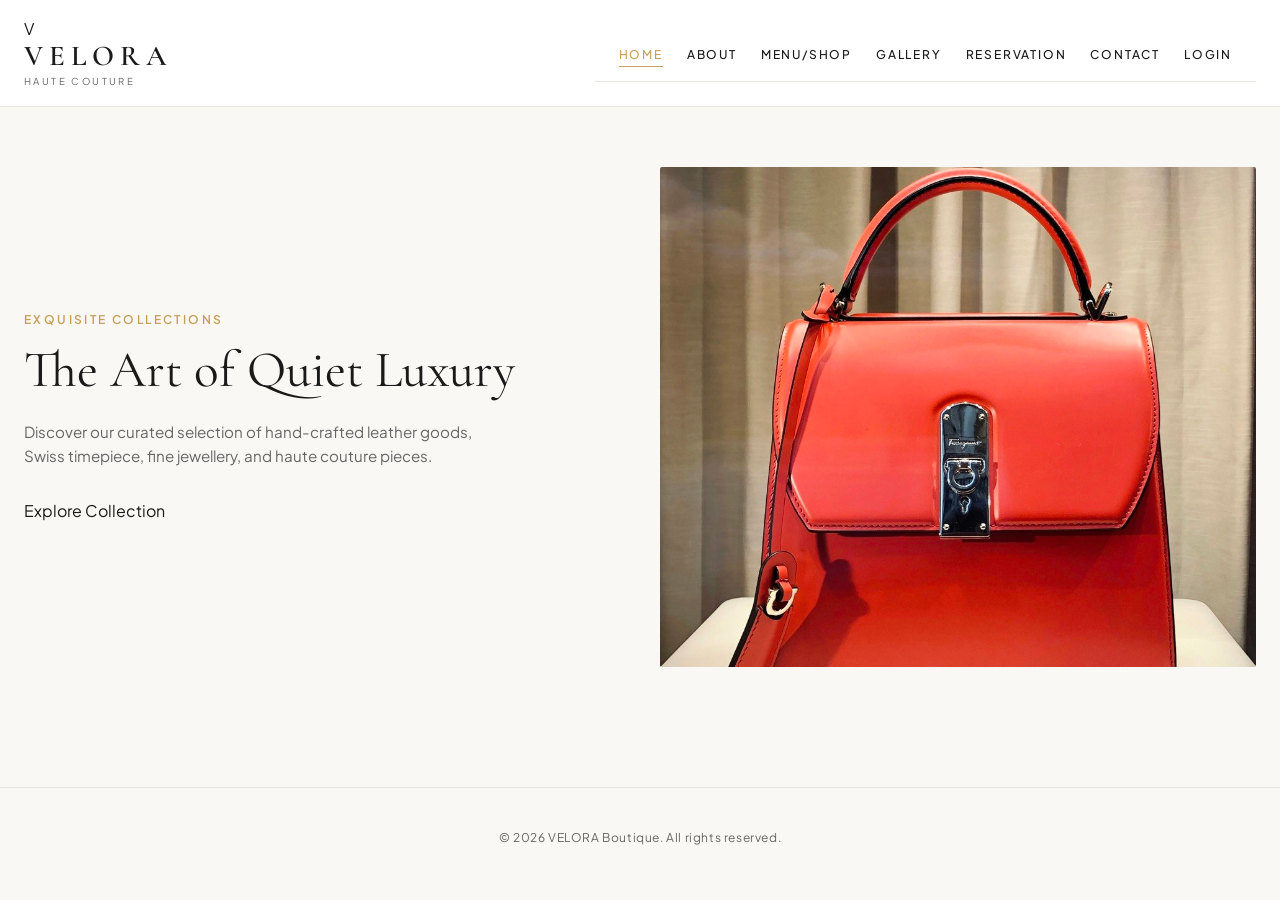
<file: index.html>
<!DOCTYPE html>
<html lang="en">

<head>
  <meta charset="UTF-8">
  <meta name="viewport" content="width=device-width, initial-scale=1.0">
  <title>Collection -VELORA</title>
  <link rel="preconnect" href="https://fonts.googleapis.com">
  <link rel="preconnect" href="https://fonts.gstatic.com" crossorigin>
  <link
    href="https://fonts.googleapis.com/css2?family=Cormorant+Garamond:wght@400;500;600;700&family=Plus+Jakarta+Sans:wght@300;400;500;600&display=swap"
    rel="stylesheet">
  <link rel="stylesheet" href="css/style.css">
</head>

<body>
  <header class="site-header">
    <div class="header-container">
      <a href="index.html" class="logo-link">
        <div class="logo-badge">V</div>
        <div>
          <div class="brand-title">VELORA</div>
          <div class="brand-subtitle">HAUTE COUTURE</div>
        </div>
      </a>

      <button class="mobile-toggle" onclick="toggleNav()">☰</button>

      <header class="site-header">
        <nav class="header-container">
          <ul class="nav-menu" id="navMenu">
            <li><a href="index.html" class="nav-link active">Home</a></li>
            <li><a href="about.html" class="nav-link">About</a></li>
            <li><a href="collection.html" class="nav-link">Menu/Shop</a></li>
            <li><a href="lookbook.html" class="nav-link">Gallery</a></li>
            <li><a href="reservation.html" class="nav-link">Reservation</a></li>
            <li><a href="contact.html" class="nav-link">Contact</a></li>
            <li><a href="login.html" class="nav-link">Login</a></li>
          </ul>
        </nav>
      </header>
    </div>
  </header>

  <main>
    <section class="hero-section">
      <div>
        <div class="hero-tag">Exquisite Collections</div>
        <h1 class="hero-title">The Art of <span>Quiet Luxury</span>
        </h1>
        <p class="hero-description">
          Discover our curated selection of hand-crafted leather goods, Swiss timepiece, fine jewellery, and haute
          couture pieces. </p>
        <a href="collection.html" class="btn-gold">Explore Collection</a>
      </div>
      <div class="hero-image-container">
        <img ; src="images/hero.jpg" alt="VELORA Hero Bag">
      </div>
    </section>
  </main>

  <footer class="site-footer">
    <p>&copy; 2026 VELORA Boutique. All rights reserved.</p>
  </footer>

  <script>
    function toggleNav() {
      document.getElementById('navMenu').classlist.toggle('show');
    }
  </script>

</body>

</html>
</file>
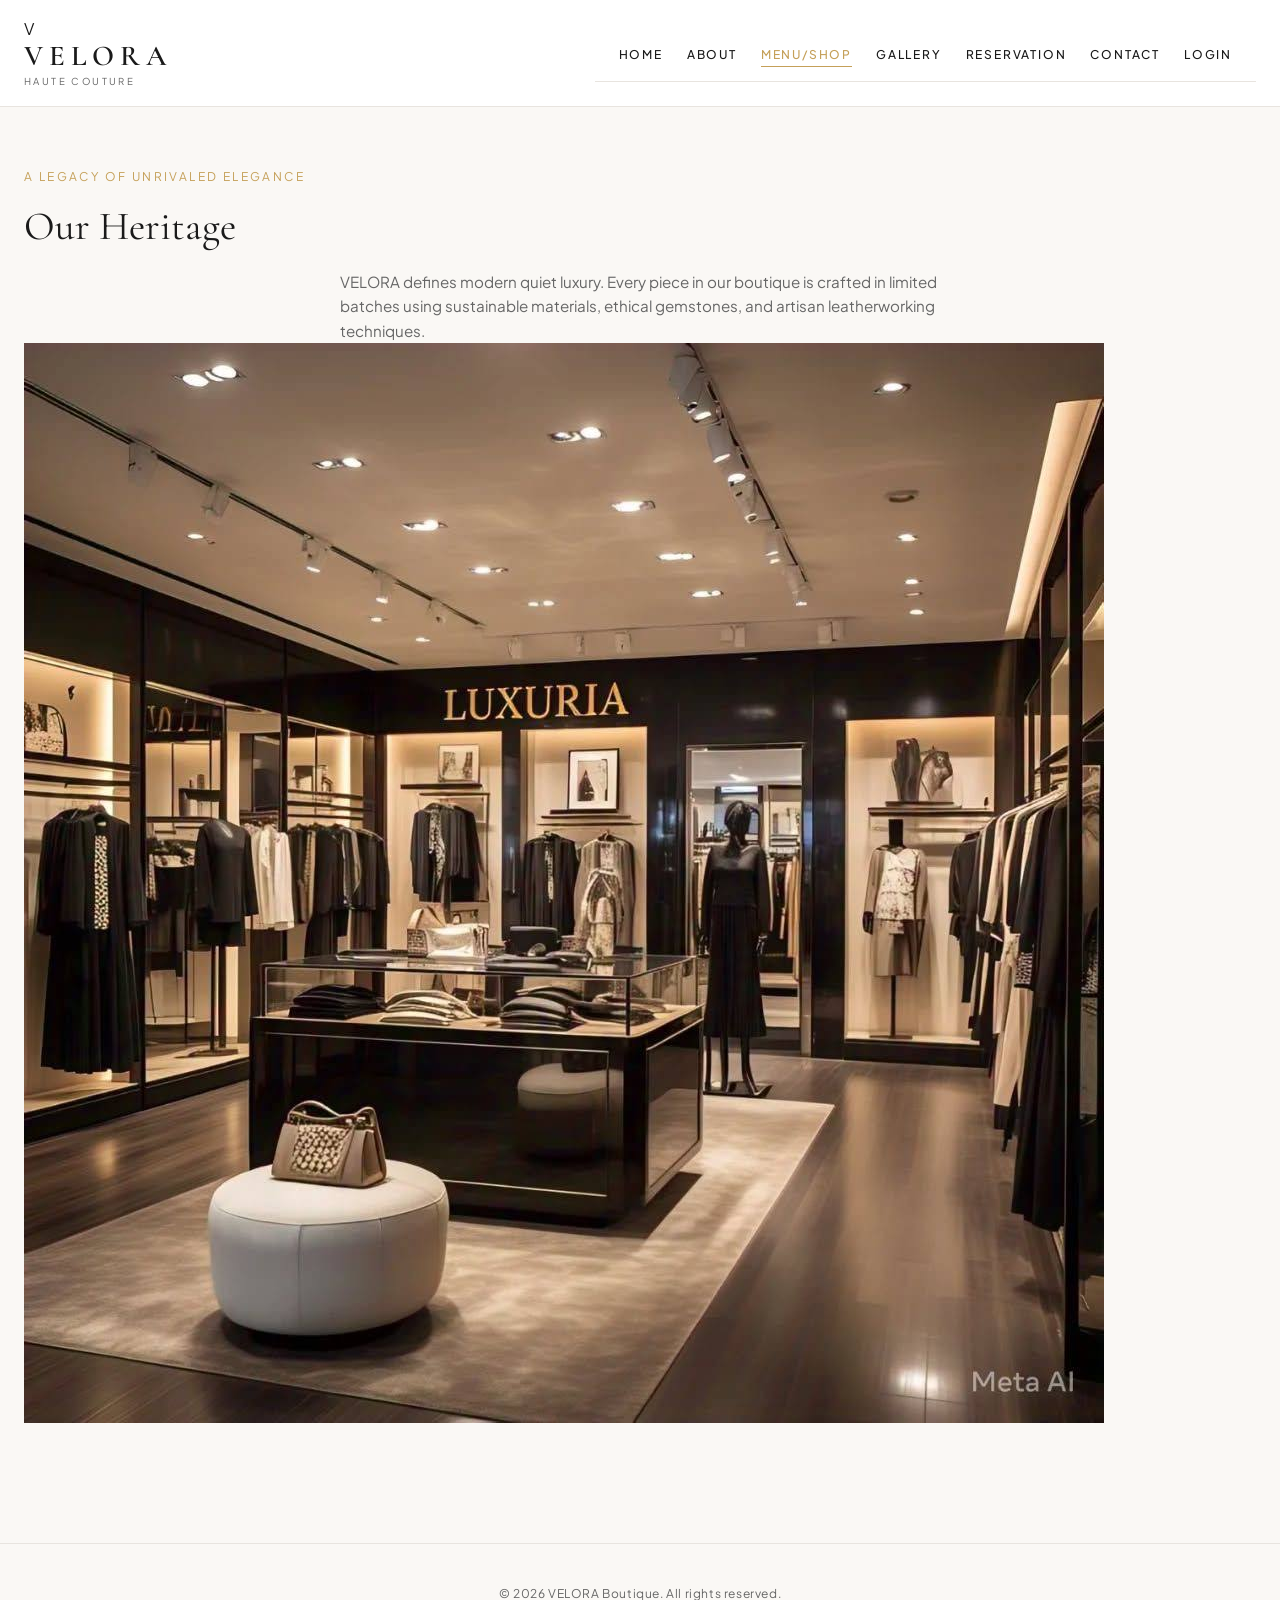
<file: about.html>
<!DOCTYPE html>
<html lang="en">

<head>
    <meta charset="UTF-8">
    <meta name="viewport" content="width=device-width, initial-scale=1.0">
    <title>About Us -VELORA</title>
    <link rel="preconnect" href="https://fonts.googleapis.com">
    <link rel="preconnect" href="https://fonts.gstatic.com" crossorigin>
    <link
        href="https://fonts.googleapis.com/css2?family=Cormorant+Garamond:wght@400;500;600;700&family=Plus+Jakarta+Sans:wght@300;400;500;600&display=swap"
        rel="stylesheet">
    <link rel="stylesheet" href="css/style.css">
</head>

<body>
    <header class="site-header">
        <div class="header-container">
            <a href="index.html" class="logo-link">
                <div class="logo-badge">V</div>
                <div>
                    <div class="brand-title">VELORA</div>
                    <div class="brand-subtitle">HAUTE COUTURE</div>
                </div>
            </a>

            <button class="mobile-toggle" onclick="toggleNav()">☰</button>
            <header class="site-header">
                <nav class="header-container">
                    <ul class="nav-menu" id="navMenu">
                        <li><a href="index.html" class="nav-link">Home</a></li>
                        <li><a href="about.html" class="nav-link">About</a></li>
                        <li><a href="collection.html" class="nav-link active">Menu/Shop</a></li>
                        <li><a href="lookbook.html" class="nav-link">Gallery</a></li>
                        <li><a href="reservation.html" class="nav-link">Reservation</a></li>
                        <li><a href="contact.html" class="nav-link">Contact</a></li>
                        <li><a href="login.html" class="nav-link">Login</a></li>
                    </ul>
                </nav>
            </header>
        </div>
    </header>

    <main class="content-section about-section">
        <div class="about-container">
            <div class="about-text">
                <span class="sub-heading">A LEGACY OF UNRIVALED ELEGANCE</span>
                <h1 class="section-title">Our Heritage</h1>
                <p class="section-subtitle">VELORA defines modern quiet luxury. Every piece in our boutique is crafted
                    in limited batches using sustainable materials, ethical gemstones, and artisan leatherworking
                    techniques.</p>
            </div>
            <div class="about-image">
                <img src="images/about-boutique.jpg" alt="Maison VELORA Boutique Interior">
            </div>
        </div>


    </main>


    <footer class="site-footer">
        <p>&copy; 2026 VELORA Boutique. All rights reserved.</p>
    </footer>

    <script>
        function toggleNav() {
            document.getElementById('navMenu').classlist.toggle('show');
        }
    </script>
</body>

</html>
</file>
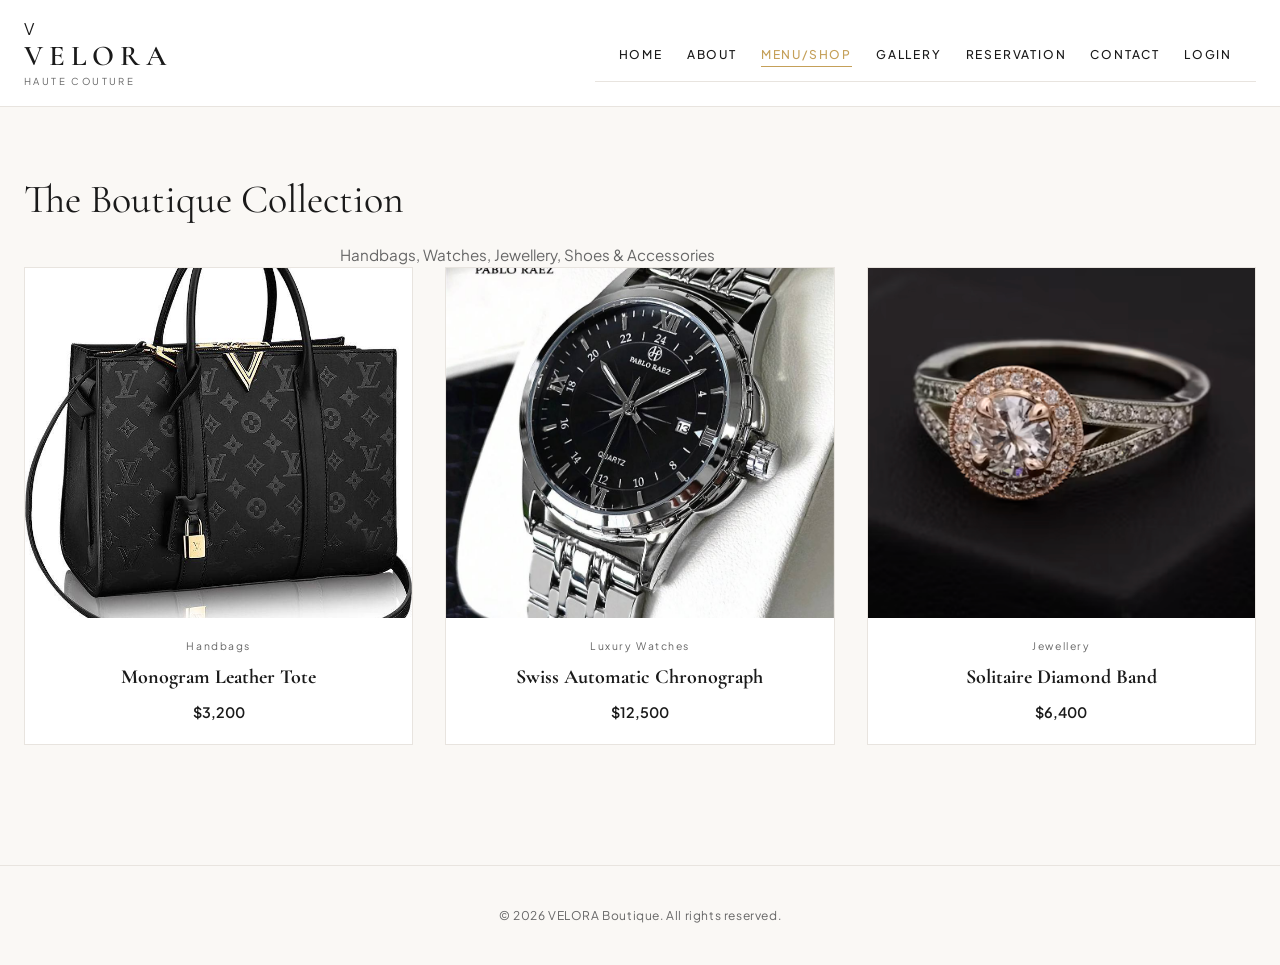
<file: collection.html>
<!DOCTYPE html>
<html lang="en">

<head>
    <meta charset="UTF-8">
    <meta name="viewport" content="width=device-width, initial-scale=1.0">
    <title>Collection -VELORA</title>
    <link rel="preconnect" href="https://fonts.googleapis.com">
    <link rel="preconnect" href="https://fonts.gstatic.com" crossorigin>
    <link
        href="https://fonts.googleapis.com/css2?family=Cormorant+Garamond:wght@400;500;600;700&family=Plus+Jakarta+Sans:wght@300;400;500;600&display=swap"
        rel="stylesheet">
    <link rel="stylesheet" href="css/style.css">
</head>

<body>
    <header class="site-header">
        <div class="header-container">
            <a href="index.html" class="logo-link">
                <div class="logo-badge">V</div>
                <div>
                    <div class="brand-title">VELORA</div>
                    <div class="brand-subtitle">HAUTE COUTURE</div>
                </div>
            </a>

            <button class="mobile-toggle" onclick="toggleNav()">☰</button>
            <header class="site-header">
                <nav class="header-container">
                    <ul class="nav-menu" id="navMenu">
                        <li><a href="index.html" class="nav-link">Home</a></li>
                        <li><a href="about.html" class="nav-link">About</a></li>
                        <li><a href="collection.html" class="nav-link active">Menu/Shop</a></li>
                        <li><a href="lookbook.html" class="nav-link">Gallery</a></li>
                        <li><a href="reservation.html" class="nav-link">Reservation</a></li>
                        <li><a href="contact.html" class="nav-link">Contact</a></li>
                        <li><a href="login.html" class="nav-link">Login</a></li>
                    </ul>
                </nav>
            </header>
        </div>
    </header>

    <main class="content-section">
        <h1 class="section-title">The Boutique Collection</h1>
        <p class="section-subtitle">Handbags, Watches, Jewellery, Shoes & Accessories</p>
        <div class="product-grid">
            <div class="product-card">
                <img src="images/handbag-1.jpg" alt="Monogram Leather Tote">
                <div class="product-info">
                    <div class="product-category">Handbags</div>
                    <h3 class="product-name">Monogram Leather Tote</h3>
                    <div class="product-price">$3,200</div>
                </div>
            </div>

            <div class="product-card">
                <img src="images/watch-1.jpg" alt="Swiss Automatic Chronograph">
                <div class="product-info">
                    <div class="product-category">Luxury Watches</div>
                    <h3 class="product-name">Swiss Automatic Chronograph</h3>
                    <div class="product-price">$12,500</div>
                </div>
            </div>

            <div class="product-card">
                <img src="images/jewellery-1.jpg" alt="Solitaire Diamond Band">
                <div class="product-info">
                    <div class="product-category">Jewellery</div>
                    <h3 class="product-name">Solitaire Diamond Band</h3>
                    <div class="product-price">$6,400</div>
                </div>
            </div>
        </div>
    </main>

    <footer class="site-footer">
        <p>&copy; 2026 VELORA Boutique. All rights reserved.</p>
    </footer>

    <script>
        function toggleNav() {
            var nav = document.getElementById('navMenu');
            nav.classlist.toggle('show');
        }
    </script>
</body>

</html>
</file>
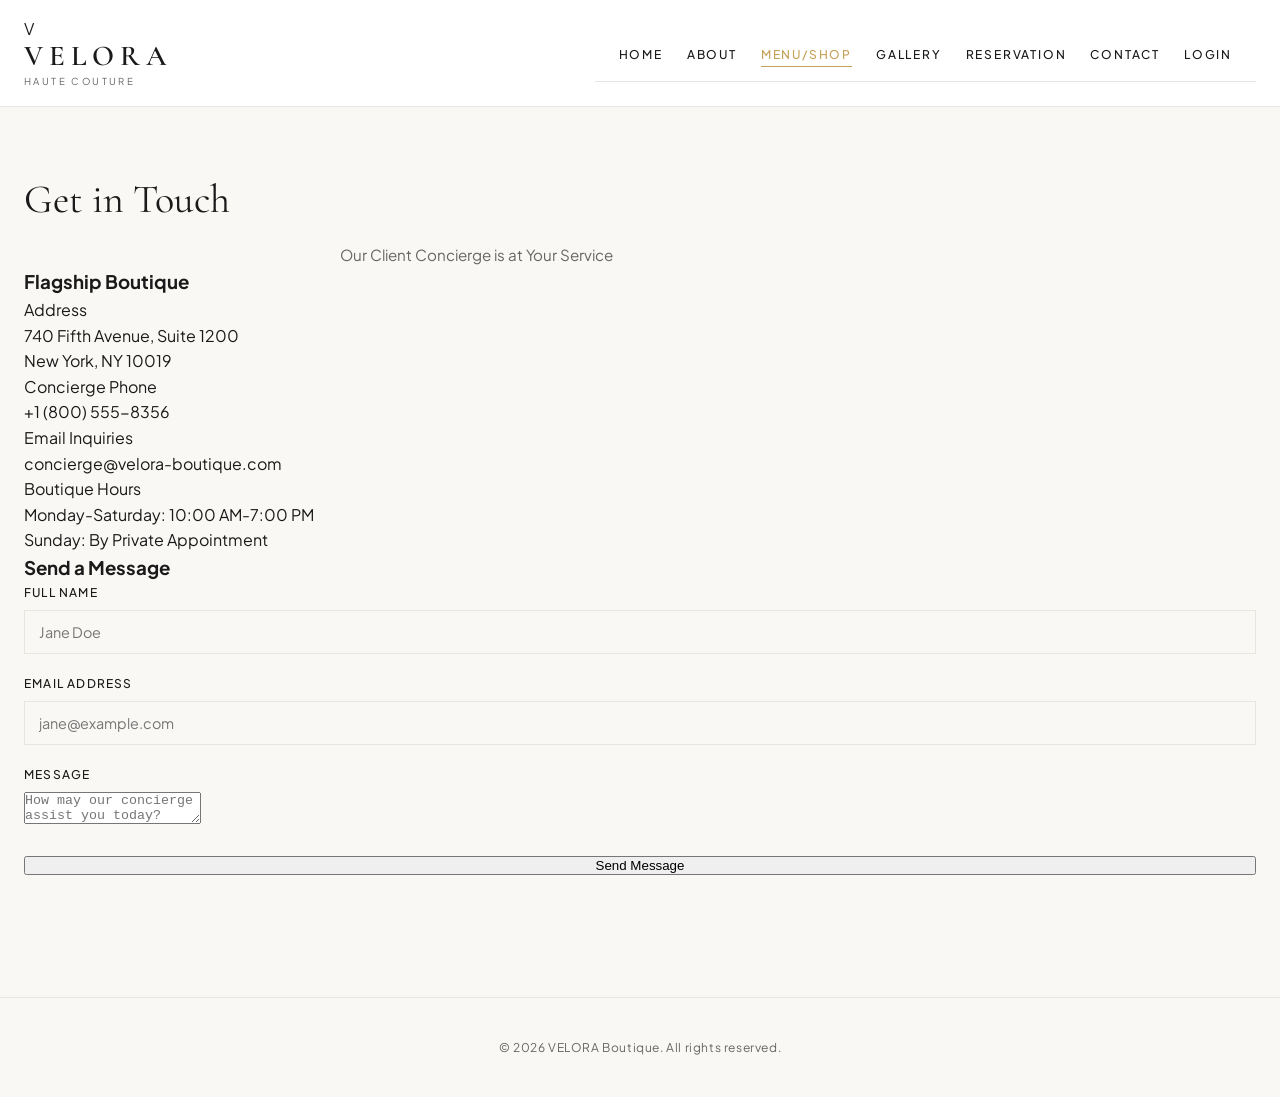
<file: contact.html>
<!DOCTYPE html>
<html lang="en">

<head>
    <meta charset="UTF-8">
    <meta name="viewport" content="width=device-width, initial-scale=1.0">
    <title>Collection -VELORA</title>
    <link rel="preconnect" href="https://fonts.googleapis.com">
    <link rel="preconnect" href="https://fonts.gstatic.com" crossorigin>
    <link
        href="https://fonts.googleapis.com/css2?family=Cormorant+Garamond:wght@400;500;600;700&family=Plus+Jakarta+Sans:wght@300;400;500;600&display=swap"
        rel="stylesheet">
    <link rel="stylesheet" href="css/style.css">
</head>

<body>
    <header class="site-header">
        <div class="header-container">
            <a href="index.html" class="logo-link">
                <div class="logo-badge">V</div>
                <div>
                    <div class="brand-title">VELORA</div>
                    <div class="brand-subtitle">HAUTE COUTURE</div>
                </div>
            </a>

            <button class="mobile-toggle" onclick="toggleNav()">☰</button>
            <header class="site-header">
                <nav class="header-container">
                    <ul class="nav-menu" id="navMenu">
                        <li><a href="index.html" class="nav-link">Home</a></li>
                        <li><a href="about.html" class="nav-link">About</a></li>
                        <li><a href="collection.html" class="nav-link active">Menu/Shop</a></li>
                        <li><a href="lookbook.html" class="nav-link">Gallery</a></li>
                        <li><a href="reservation.html" class="nav-link">Reservation</a></li>
                        <li><a href="contact.html" class="nav-link">Contact</a></li>
                        <li><a href="login.html" class="nav-link">Login</a></li>
                    </ul>
                </nav>
            </header>
        </div>
    </header>

    <main class="content-section">
        <h1 class="section-title">Get in Touch</h1>
        <p class="section-subtitle">Our Client Concierge is at Your Service</p>

        <div class="contact-wrapper">
            <div class="contact-info-card">
                <h3 class="serif-text card-heading">Flagship Boutique</h3>

                <div class="contact-info-item">
                    <div class="contact-info-title">Address</div>
                    <div class="contact-info-text">740 Fifth Avenue, Suite 1200<br>New York, NY 10019</div>
                </div>

                <div class="contact-info-item">
                    <div class="contact-info-title">Concierge Phone</div>
                    <div class="contact-info-text">+1 (800) 555-8356</div>
                </div>

                <div class="contact-info-item">
                    <div class="contact-info-title">Email Inquiries</div>
                    <div class="contact-info-text">concierge@velora-boutique.com</div>
                </div>

                <div class="contact-info-item">
                    <div class="contact-info-title">Boutique Hours</div>
                    <div class="contact-info-text">Monday-Saturday: 10:00 AM-7:00 PM<br>Sunday: By Private
                        Appointment</div>
                </div>
            </div>

            <div class="contact-form-card">
                <h3 class="serif-text card-heading">Send a Message</h3>
                <form
                    onsubmit="event.preventDefault(); alert('Thank you for contacting VELORA Concierge. We will reply shortly.');">
                    <div class="form-group">
                        <label>Full Name</label>
                        <input type="text" required placeholder="Jane Doe">
                    </div>
                    <div class="form-group">
                        <label>Email Address</label>
                        <input type="email" required placeholder="jane@example.com">
                    </div>
                    <div class="form-group">
                        <label>Message</label>
                        <textarea required placeholder="How may our concierge assist you today?"></textarea>
                    </div>
                    <button type="submit" class="btn-gold btn-full">Send Message</button>
                </form>
            </div>
        </div>
    </main>

    <footer class="site-footer">
        <p>&copy; 2026 VELORA Boutique. All rights reserved.</p>
    </footer>

    <script>
        function toggleNav() {
            document.getElementById('navMenu').classlist.toggle('show');
        }
    </script>
</body>

</html>
</file>
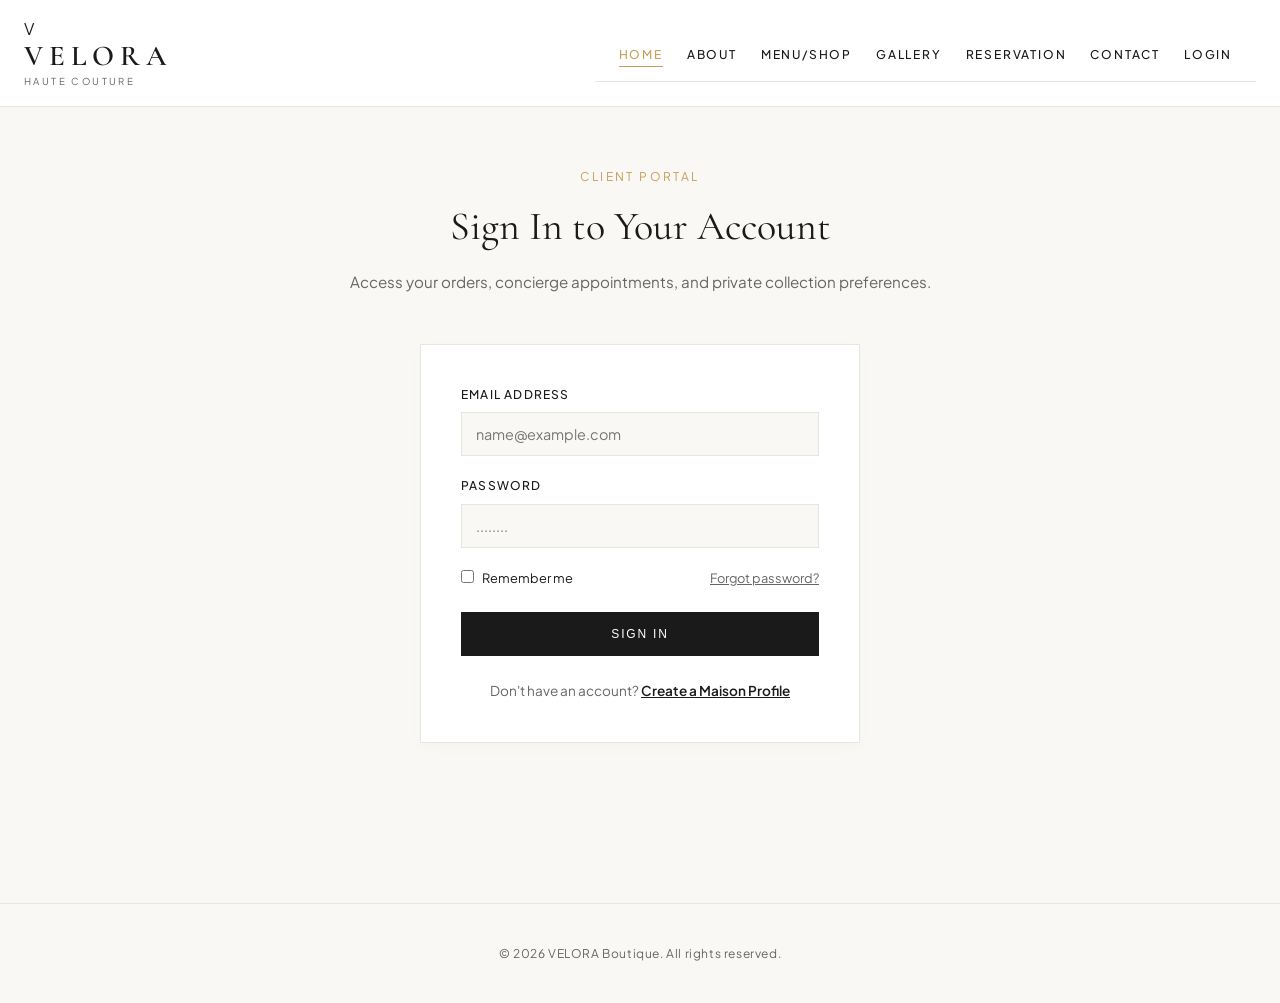
<file: login.html>
<!DOCTYPE html>
<html lang="en">

<head>
    <meta charset="UTF-8">
    <meta name="viewport" content="width=device-width, initial-scale=1.0">
    <title>Collection -VELORA</title>
    <link rel="preconnect" href="https://fonts.googleapis.com">
    <link rel="preconnect" href="https://fonts.gstatic.com" crossorigin>
    <link
        href="https://fonts.googleapis.com/css2?family=Cormorant+Garamond:wght@400;500;600;700&family=Plus+Jakarta+Sans:wght@300;400;500;600&display=swap"
        rel="stylesheet">
    <link rel="stylesheet" href="css/style.css">
</head>

<body>
    <header class="site-header">
        <div class="header-container">
            <a href="index.html" class="logo-link">
                <div class="logo-badge">V</div>
                <div>
                    <div class="brand-title">VELORA</div>
                    <div class="brand-subtitle">HAUTE COUTURE</div>
                </div>
            </a>

            <button class="mobile-toggle" onclick="toggleNav()">☰</button>
            <header class="site-header">
                <nav class="header-container">
                    <ul class="nav-menu" id="navMenu">
                        <li><a href="index.html" class="nav-link active">Home</a></li>
                        <li><a href="about.html" class="nav-link">About</a></li>
                        <li><a href="collection.html" class="nav-link">Menu/Shop</a></li>
                        <li><a href="lookbook.html" class="nav-link">Gallery</a></li>
                        <li><a href="reservation.html" class="nav-link">Reservation</a></li>
                        <li><a href="contact.html" class="nav-link">Contact</a></li>
                        <li><a href="login.html" class="nav-link">Login</a></li>
                    </ul>
                </nav>
            </header>
        </div>
    </header>

    <main class="content-section">
        <div class="section-header">
            <span class="sub-heading">CLIENT PORTAL</span>
            <h1 class="section-title">Sign In to Your Account</h1>
            <p class="section-subtitle">Access your orders, concierge appointments, and private collection preferences.
            </p>
        </div>

        <div class="login-container">
            <form action="#" method="POST">
                <div class="form-group">
                    <label for="email">Email Address</label>
                    <input type="email" id="email" name="email" placeholder="name@example.com" required>
                </div>

                <div class="form-group">
                    <label for="password">Password</label>
                    <input type="password" id="password" name="password" placeholder="........" required>
                </div>
                <div class="form-actions">
                    <label style="font-size: 0.8rem; font-weight: normal; text-transform: none;">
                        <input type="checkbox" style="width: auto; margin-right: 6px;"> Remember me </label>
                    <a href="#" class="forgot-password">Forgot password?</a>
                </div>
                <button type="submit" class="btn-dark btn-full">SIGN IN</button>

            </form>
            <div class="form-footer">
                Don't have an account? <a href="#">Create a Maison Profile</a>
            </div>
        </div>
    </main>

    <footer class="site-footer">
        <p>&copy; 2026 VELORA Boutique. All rights reserved.</p>
    </footer>

    <script>
        function toggleNav() {
            document.getElementById('navMenu').classlist.toggle('show');
        }
    </script>
</body>

</html>
</file>
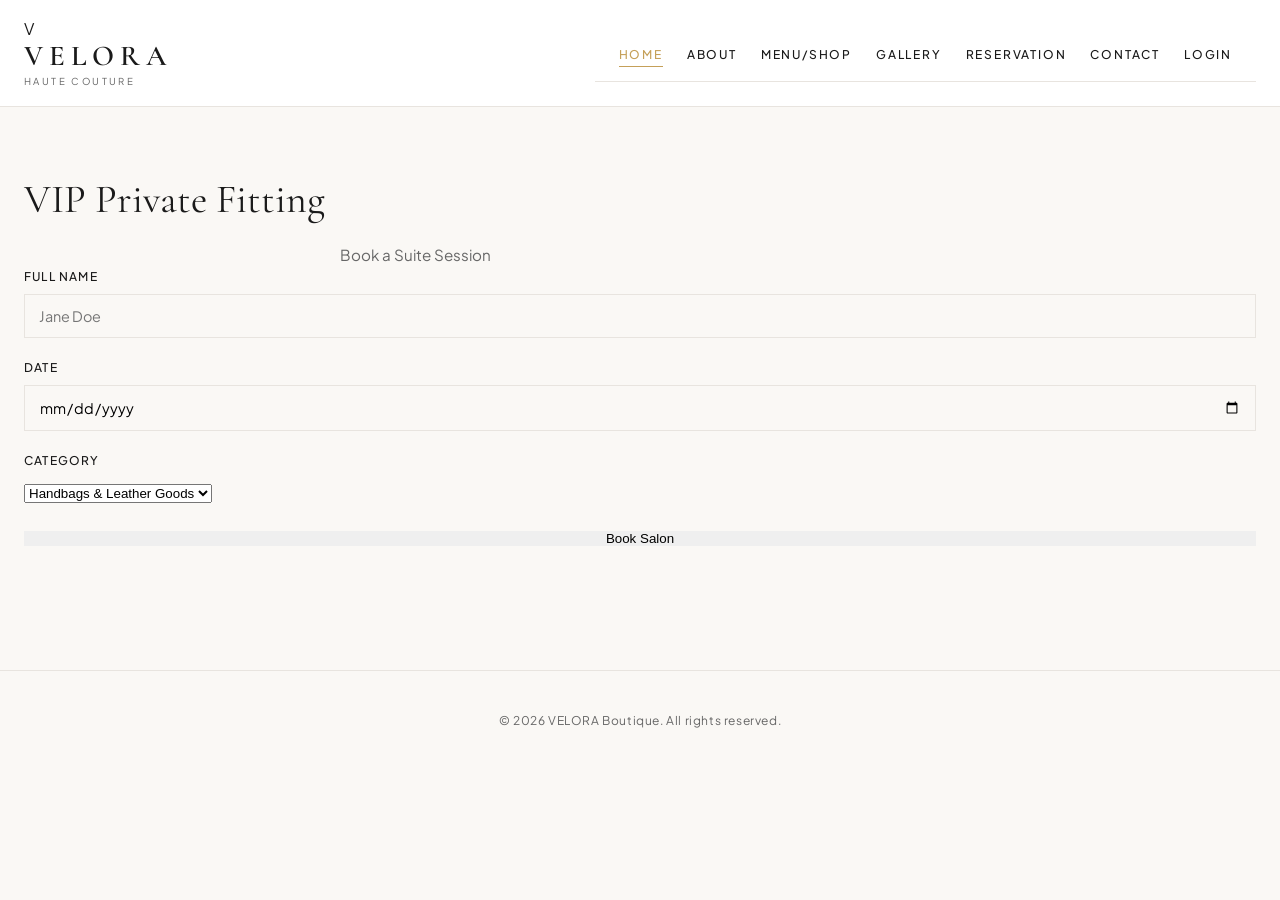
<file: reservation.html>
<!DOCTYPE html>
<html lang="en">

<head>
    <meta charset="UTF-8">
    <meta name="viewport" content="width=device-width, initial-scale=1.0">
    <title>Collection -VELORA</title>
    <link rel="preconnect" href="https://fonts.googleapis.com">
    <link rel="preconnect" href="https://fonts.gstatic.com" crossorigin>
    <link
        href="https://fonts.googleapis.com/css2?family=Cormorant+Garamond:wght@400;500;600;700&family=Plus+Jakarta+Sans:wght@300;400;500;600&display=swap"
        rel="stylesheet">
    <link rel="stylesheet" href="css/style.css">
</head>

<body>
    <header class="site-header">
        <div class="header-container">
            <a href="index.html" class="logo-link">
                <div class="logo-badge">V</div>
                <div>
                    <div class="brand-title">VELORA</div>
                    <div class="brand-subtitle">HAUTE COUTURE</div>
                </div>
            </a>

            <button class="mobile-toggle" onclick="toggleNav()">☰</button>
            <header class="site-header">
                <nav class="header-container">
                    <ul class="nav-menu" id="navMenu">
                        <li><a href="index.html" class="nav-link active">Home</a></li>
                        <li><a href="about.html" class="nav-link">About</a></li>
                        <li><a href="collection.html" class="nav-link">Menu/Shop</a></li>
                        <li><a href="lookbook.html" class="nav-link">Gallery</a></li>
                        <li><a href="reservation.html" class="nav-link">Reservation</a></li>
                        <li><a href="contact.html" class="nav-link">Contact</a></li>
                        <li><a href="login.html" class="nav-link">Login</a></li>
                    </ul>
                </nav>
            </header>
        </div>
    </header>

    <main class="content-section">
        <h1 class="section-title">VIP Private Fitting</h1>
        <p class="section-subtitle">Book a Suite Session</p>
        <div class="form-container">
            <form onsubmit="event.preventDefault(); alert('Reservation Received!');">
                <div class="form-group">
                    <label>Full Name</label>
                    <input type="text" required placeholder="Jane Doe">
                </div>
                <div class="form-group">
                    <label>Date</label>
                    <input type="date" required>
                </div>

                <div class="form-group">
                    <label>Category</label>
                    <select>
                        <option>Handbags & Leather Goods</option>
                        <option>Fine Jewellery</option>
                        <option>Swiss Timepieces</option>
                    </select>
                </div>
                <button type="submit" class="btn-gold" style="width: 100%; border: none; cursor:pointer;">Book
                    Salon</button>
            </form>
        </div>
    </main>

    <footer class="site-footer">
        <p>&copy; 2026 VELORA Boutique. All rights reserved.</p>
    </footer>

    <script>
        function toggleNav() {
            var nav = document.getElementById('navMenu');
            nav.classlist.toggle('show');
        }
    </script>
</body>

</html>
</file>
<file: css/style.css>
:root {
    --bg-color: #FAF8F5;
    --header-bg: #FFFFFF;
    --text-primary: #1A1A1A;
    --text-muted: #666666;
    --accent-gold: #C5A059;
    --accent-red: #A8201A;
    --border-light: #E8E4DF;
    --card-bg: #FFFFFF;
    --font-serif: 'Cormorant Garamond', Georgia, serif;
    --font-sans: 'Plus Jakarta Sans', system-ui, -apple-system, sans-serif;
}

* {
    box-sizing: border-box;
    margin: 0;
    padding: 0;
}

body {
    background-color: var(--bg-color);
    color: var(--text-primary);
    font-family: var(--font-sans);
    line-height: 1.6;
    -webkit-font-smoothing: antialiased;
}

a {
    color: inherit;
    text-decoration: none;
}

img {
    max-width: 100%;
    display: block;
}

.announcement-bar {
    background-color: var(--text-primary);
    color: #FFFFFF;
    font-size: 0.72rem;
    letter-spacing: 0.15em;
    text-transform: uppercase;
    text-align: center;
    padding: 8px 16px;
    font-weight: 500;
}

.site-header {
    background-color: var(--header-bg);
    border-bottom: 1px solid var(--border-light);
    position: sticky;
    top: 0;
    z-index: 100;
}

.header-container {
    max-width: 1280px;
    margin: 0 auto;
    padding: 16px 24px;
    display: flex;
    align-items: center;
    justify-content: space-between;
}

.logo-link {
    display: flex;
    flex-direction: column;
    align-items: flex-start;
}

.brand-title {
    font-family: var(--font-serif);
    font-size: 1.8rem;
    font-weight: 600;
    letter-spacing: 0.2em;
    line-height: 1;
}

.brand-subtitle {
    font-size: 0.6rem;
    letter-spacing: 0.25em;
    color: var(--text-muted);
    margin-top: 4px;
}

.nav-menu {
    display: flex;
    list-style: none;
    gap: 24px;
}

.nav-link {
    font-size: 0.75rem;
    letter-spacing: 0.15em;
    font-weight: 500;
    text-transform: uppercase;
    color: var(--text-primary);
    transition: color 0.2s ease;
    padding-bottom: 4px;
}

.nav-link:hover,
.nav-link.active {
    color: var(--accent-gold);
    border-bottom: 1px solid var(--accent-gold);
}

.header-icons {
    display: flex;
    gap: 16px;
    font-size: 1.1rem;
}

.icon-link {
    transition: opacity 0.2s ease;
}

.icon-link:hover {
    opacity: 0.7;
}

.mobile-toggle {
    display: none;
    background: none;
    border: none;
    font-size: 1.5rem;
    cursor: pointer;
}

.hero-section {
    max-width: 1280px;
    margin: 0 auto;
    padding: 60px 24px;
    display: grid;
    grid-template-columns: 1fr 1fr;
    gap: 40px;
    align-items: center;
}

.hero-tag {
    font-size: 0.75rem;
    letter-spacing: 0.2em;
    color: var(--accent-gold);
    text-transform: uppercase;
    margin-bottom: 12px;
    font-weight: 600;
}

.hero-title {
    font-family: var(--font-serif);
    font-size: 3.2rem;
    line-height: 1.15;
    font-weight: 400;
    margin-bottom: 20px;
}

.hero-title em {
    font-style: italic;
    font-family: var(--font-serif);
}

.hero-description {
    color: var(--text-muted);
    font-size: 0.95rem;
    margin-bottom: 30px;
    max-width: 480px;
}

.hero-buttons {
    display: flex;
    gap: 16px;
}

.btn-dark {
    background-color: var(--text-primary);
    color: #FFFFFF;
    padding: 14px 28px;
    font-size: 0.75rem;
    letter-spacing: 0.15em;
    text-transform: uppercase;
    border: 1px solid var(--text-primary);
    display: inline-block;
    transition: all 0.2s ease;
}

.btn-dark:hover {
    background-color: #333333;
}

.btn-outline {
    background-color: transparent;
    color: var(--text-primary);
    padding: 14px 28px;
    font-size: 0.75rem;
    letter-spacing: 0.15em;
    text-transform: uppercase;
    border: 1px solid var(--text-primary);
    display: inline-block;
    transition: all 0.2s ease;
}

.btn-outline:hover {
    background-color: var(--text-primary);
    color: #FFFFFF;
}

.hero-image-container {
    position: relative;
}

.hero-image-container img {
    width: 100%;
    height: 500px;
    object-fit: cover;
    border-radius: 2px;
}

.hero-image-caption {
    position: absolute;
    bottom: 20px;
    left: 20px;
    right: 20px;
    background: rgba(255, 255, 255, 0.9);
    padding: 16px;
    backdrop-filter: blur(4px);
}

.hero-image-caption h4 {
    font-family: var(--font-serif);
    font-size: 1.1rem;
}

.hero-image-caption p {
    font-size: 0.75rem;
    color: var(--text-muted);
}

.content-section {
    max-width: 1280px;
    margin: 0 auto;
    padding: 60px 24px;
}

.section-header {
    text-align: center;
    margin-bottom: 50px;
}

.sub-heading {
    font-size: 0.75rem;
    letter-spacing: 0.2em;
    color: var(--accent-gold);
    text-transform: uppercase;
    display: block;
    margin-bottom: 8px;
}

.section-title {
    font-family: var(--font-serif);
    font-size: 2.5rem;
    font-weight: 400;
    margin-bottom: 12px;
}

.section-subtitle {
    color: var(--text-muted);
    font-size: 0.95rem;
    max-width: 600px;
    margin: 0 auto;
}

.product-grid {
    display: grid;
    grid-template-columns: repeat(auto-fill, minmax(300px, 1fr));
    gap: 32px;
}

.product-card {
    background-color: var(--card-bg);
    border: 1px solid var(--border-light);
    transition: transform 0.2s ease, box-shadow 0.2s ease;
}

.product-card:hover {
    transform: translateY(-4px);
    box-shadow: 0 10px 20px rgba(0, 0, 0, 0.04);
}

.product-card img {
    width: 100%;
    height: 350px;
    object-fit: cover;
}

.product-info {
    padding: 20px;
    text-align: center;
}

.product-category {
    font-size: 0.65rem;
    letter-spacing: 0.15em;
    color: var(--text-muted);
    margin-bottom: 6px;
}

.product-name {
    font-family: var(--font-serif);
    font-size: 1.25rem;
    margin-bottom: 8px;
}

.product-price {
    font-size: 0.9rem;
    font-weight: 600;
    color: var(--text-primary);
}

.lookbook-grid {
    display: grid;
    grid-template-columns: repeat(2, 1fr);
    gap: 30px;
}

.lookbook-item {
    position: relative;
    overflow: hidden;
}

.lookbook-item img {
    width: 100%;
    height: 520px;
    object-fit: cover;
    transition: transform 0.5s ease;
}

.lookbook-item:hover img {
    transform: scale(1.03);
}

.lookbook-overlay {
    position: absolute;
    bottom: 0;
    left: 0;
    right: 0;
    padding: 30px;
    background: linear-gradient(to top, rgba(0, 0, 0, 0.7), transparent);
    color: #FFFFFF;
}

.lookbook-overlay h3 {
    font-family: var(--font-serif);
    font-size: 1.5rem;
    margin-bottom: 4px;
}

.lookbook-overlay p {
    font-size: 0.8rem;
    letter-spacing: 0.1em;
    opacity: 0.8;
    text-transform: uppercase;
}

.login-container {
    max-width: 440px;
    margin: 40px auto;
    background-color: var(--card-bg);
    padding: 40px;
    border: 1px solid var(--border-light);
    box-shadow: 0 4px 15px rgba(0, 0, 0, 0.02);
}

.form-group {
    margin-bottom: 20px;
    text-align: left;
}

.form-group label {
    display: block;
    font-size: 0.75rem;
    letter-spacing: 0.1em;
    text-transform: uppercase;
    margin-bottom: 8px;
    font-weight: 500;
}

.form-group input {
    width: 100%;
    padding: 12px 14px;
    border: 1px solid var(--border-light);
    background-color: var(--bg-color);
    font-family: var(--font-sans);
    font-size: 0.9rem;
    outline: none;
    transition: border-color 0.2s ease;
}

.form-group input:focus {
    border-color: var(--text-primary);
}

.form-actions {
    display: flex;
    justify-content: space-between;
    align-items: center;
    font-size: 0.8rem;
    margin-bottom: 24px;
}

.forgot-password {
    color: var(--text-muted);
    text-decoration: underline;
}

.btn-full {
    width: 100%;
    text-align: center;
}

.form-footer {
    text-align: center;
    margin-top: 24px;
    font-size: 0.85rem;
    color: var(--text-muted);
}

.form-footer a {
    color: var(--text-primary);
    font-weight: 600;
    text-decoration: underline;
}

.site-footer {
    text-align: center;
    padding: 40px 24px;
    border-top: 1px solid var(--border-light);
    margin-top: 60px;
    font-size: 0.75rem;
    color: var(--text-muted);
    letter-spacing: 0.05em;
}

@media (max-width: 868px) {
    .hero-section {
        grid-template-columns: 1fr;
    }

    .lookbook-grid {
        grid-template-columns: 1fr;
    }

    .nav-menu {
        display: none;
        position: absolute;
        top: 100%;
        left: 0;
        right: 0;
        background-color: var(--header-bg);
        flex-direction: column;
        padding: 20px;
        border-bottom: 1px solid var(--border-light);
    }

    .nav-menu.show {
        display: flex;
    }

    .mobile-toggle {
        display: block;
    }
}

@media (max-width: 868px) {
    .site-header {
        position: relative;
    }

    .mobile-toggle {
        display: block !important;
        background: none;
        border: none;
        font-size: 1.8rem;
        cursor: pointer;
        z-index: 101;
        color: var(--text-primary);
    }

    .site-header {
        width: 100%;
        background-color: var(--header-bg);
        border-bottom: 1px solid var(--border-light);
        padding: 15px 30px;
    }

    .header-container {
        max-width: 1200px;
        margin: 0 auto;
        display: flex;
        justify-content: space-between;
        align-items: center;
        gap: 20px;
    }


    .mobile-toggle {
        display: none !important;
    }

    .nav-menu {
        display: flex !important;
        flex-direction: row !important;
        position: static !important;
        background: transparent !important;
        box-shadow: none !important;
        padding: 0 !important;
        margin: 0 !important;
        list-style: none !important;
        gap: 20px;
        align-items: center;
    }

    .nav-menu li {
        margin: 0 !important;
    }

    .nav-link {
        font-family: var(--font-sans);
        font-size: 0.75rem;
        font-weight: 500;
        letter-spacing: 0.12em;
        text-transform: uppercase;
        color: var(--text-primary);
        text-decoration: none;
        white-space: nowrap;
        transition: opacity 0.2s ease;
    }

    .nav-link:hover {
        opacity: 0.5;
    }

    @media (max-width: 868px) {
        .header-container {
            flex-direction: column;
            justify-content: center;
            padding: 10px 0;
            gap: 12px;
        }

        .nav-menu {
            flex-wrap: wrap;
            justify-content: center;
            gap: 10px 15px;
        }

        .nav-link {
            font-size: 0.68rem;
            letter-spacing: 0.08em;
        }
    }

    .about-section {
        max-width: 1200px;
        margin: 40px auto;
        padding: 0 24px;
    }

    .about-container {
        display: grid;
        grid-template-columns: 1fr 1fr;
        gap: 50px;
        align-items: center;
    }

    .about-text {
        text-align: left;
    }

    .about-text .sub-heading {
        font-size: 0.75rem;
        letter-spacing: 0.2em;
        color: var(--accent-gold);
        text-transform: uppercase;
        margin-bottom: 12px;
        display: block;
    }

    .about-text .section-title {
        font-family: var(--font-serif);
        font-size: 2.8rem;
        font-weight: 400;
        margin-bottom: 20px;
        line-height: 1.2;
    }

    .about-text .section-subtitle {
        color: var(--text-muted);
        font-size: 1rem;
        line-height: 1.8;
    }

    .about-image img {
        width: 100%;
        height: 480px;
        object-fit: cover;
        border-radius: 4px;
        box-shadow: 0 10px 30px rgba(0, 0, 0, 0.08);
    }

    @media (max-width: 868px) {
        .about-container {
            grid-template-columns: 1fr;
            gap: 30px;
        }

        .about-image img {
            height: 350px;
        }
    }

.content-section {
  max-width: 1100px;
  margin: 0 auto;
  padding: 40px 20px;
}

.content-section > h1,
.content-section > .section-title {
  font-family: var(--font-serif, "Cormorant Garamond", serif);
  font-size: 2.8rem;
  font-weight: 400;
  text-align: center;
  margin-bottom: 8px;
}

.content-section > p,
.content-section > .section-subtitle {
  text-align: center;
  color: var(--text-muted, #777);
  font-size: 0.95rem;
  margin-bottom: 40px;
}

.content-section {
  display: flex;
  flex-direction: column;
}

@media (min-width: 768px) {
  .content-section > form {
    display: grid;
    grid-template-columns: 1fr 1fr;
    gap: 40px;
    align-items: start;
    background: #ffffff;
    border: 1px solid var(--border-light, #e5e5e5);
    padding: 40px;
    box-shadow: 0 4px 20px rgba(0, 0, 0, 0.03);
  }
}

.content-section form input,
.content-section form textarea,
.content-section form select {
  width: 100%;
  padding: 12px 14px;
  margin-top: 6px;
  margin-bottom: 18px;
  border: 1px solid var(--border-light, #e2e2e2);
  background-color: #fcfcfc;
  font-family: var(--font-sans, sans-serif);
  font-size: 0.88rem;
  box-sizing: border-box;
  transition: all 0.2s ease;
}

.content-section form input:focus,
.content-section form textarea:focus {
  outline: none;
  border-color: #111111;
  background-color: #ffffff;
}

.content-section form label {
  font-size: 0.72rem;
  font-weight: 600;
  letter-spacing: 0.12em;
  text-transform: uppercase;
  color: #333333;
  display: block;
}

.content-section form button,
.content-section form input[type="submit"] {
  background-color: #111111;
  color: #ffffff;
  border: none;
  padding: 14px 28px;
  font-size: 0.75rem;
  letter-spacing: 0.15em;
  text-transform: uppercase;
  cursor: pointer;
  transition: opacity 0.2s ease;
  width: 100%;
  margin-top: 10px;
}

.content-section form button:hover,
.content-section form input[type="submit"]:hover {
  opacity: 0.85;
}
}
</file>
